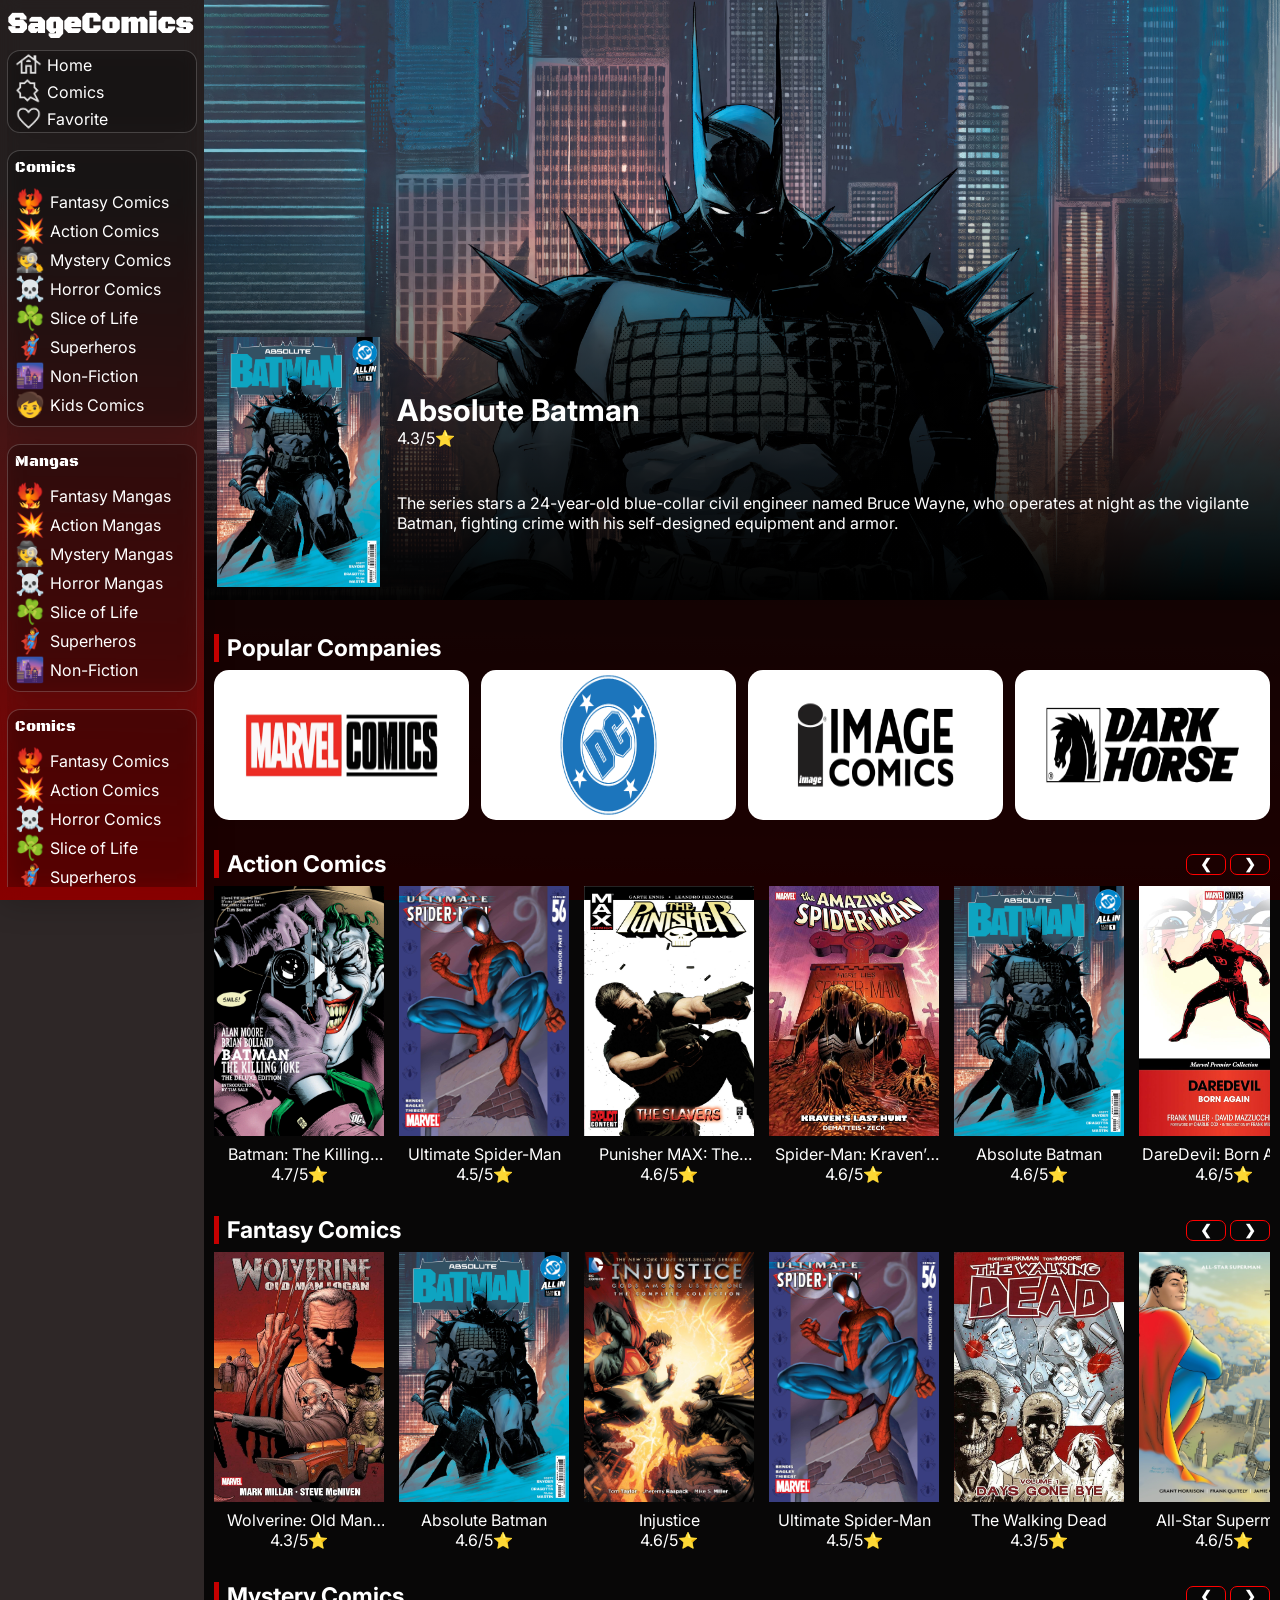
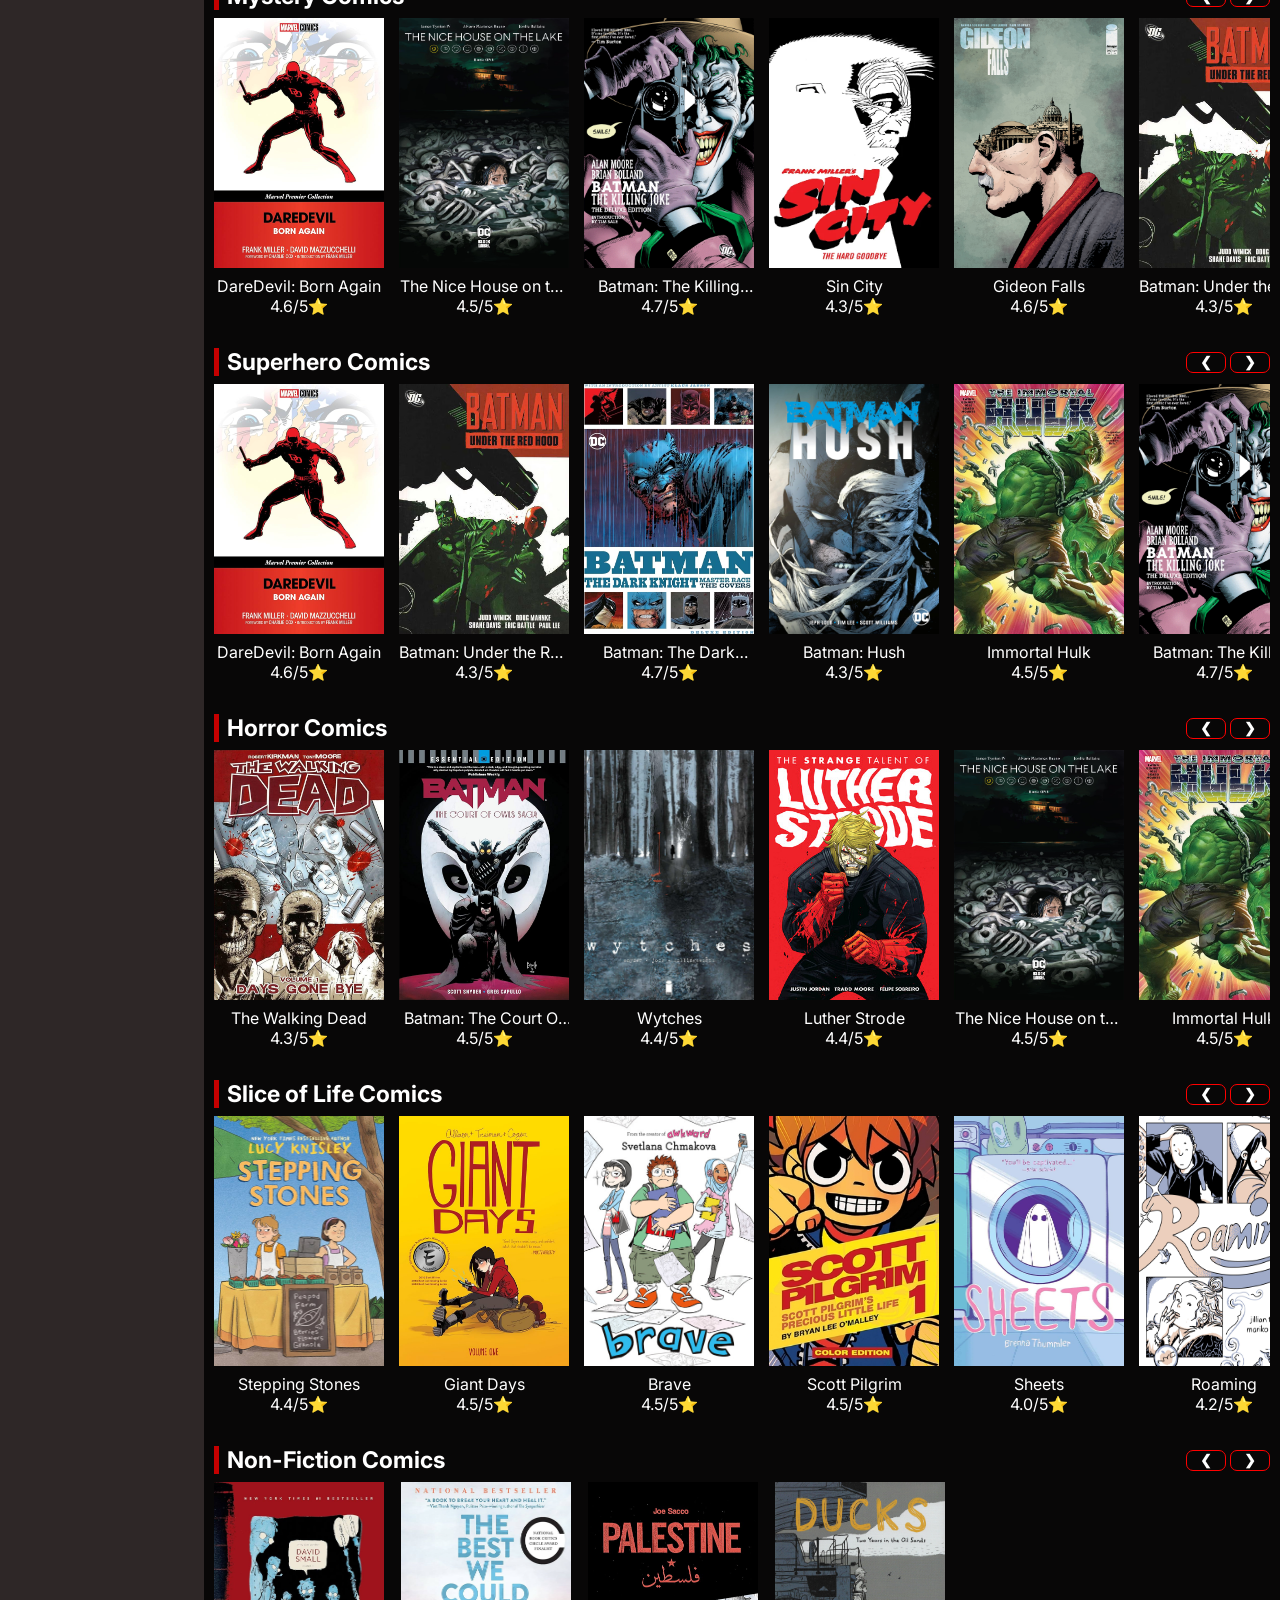
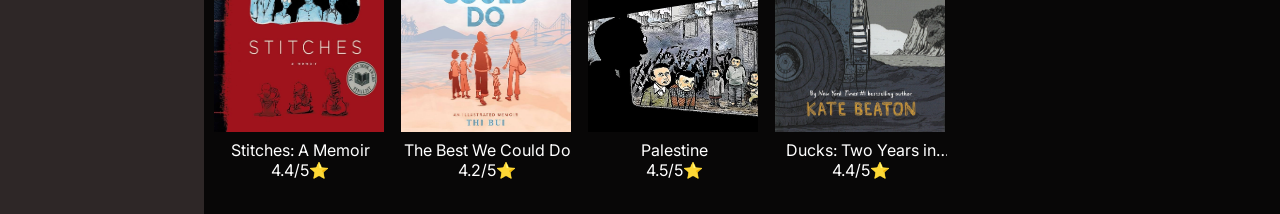
<file: index.html>
<!DOCTYPE html>
<html lang="en">
<head>
    <meta charset="UTF-8">
    <meta name="viewport" content="width=device-width, initial-scale=1.0">
    <link rel="preconnect" href="https://fonts.googleapis.com">
    <link rel="preconnect" href="https://fonts.gstatic.com" crossorigin>
    <link href="https://fonts.googleapis.com/css2?family=Black+Ops+One&family=Inter:ital,opsz,wght@0,14..32,100..900;1,14..32,100..900&family=Noto+Kufi+Arabic:wght@100..900&family=Noto+Sans+Arabic:wght@100..900&family=Roboto:ital,wght@0,100..900;1,100..900&display=swap" rel="stylesheet">
    <link rel="stylesheet" href="https://cdn.jsdelivr.net/npm/swiper@11/swiper-bundle.min.css" />
    <link rel="stylesheet" href="style.css">
    <title>Sage Comics</title>
</head>
<body>
    <header>
        <a href="index.html"><h1 class="logo">SageComics</h1></a>
       
        <img class="sidebar-button" src="Photos/icons/side-bar.png" draggable="false">
    </header>

    <div class="sidebar-small-screens">
            <button class="ss-sidebar-back-button">❮</button>

            <div class="ss-sidebar-main-navs">
                <a href="index.html"><div class="nav">
                    <img src="Photos/icons/home-icon.png" draggable="false">
                    <p>Home</p>
                </div></a>
                <div class="nav">
                    <img src="Photos/icons/comic-icon.png" draggable="false">
                    <p>Comics</p>
                </div>
                <a href="favorites.html"><div class="nav">
                    <img src="Photos/icons/favorite-icon.png" draggable="false">
                    <p>Favorite</p>
                </div></a>
            </div>

            <div class="navs">
                <p class="nav-title">Comics</p>
                <div class="navs-wrapper">
                    <a href="#fantasyComicsCat"><div class="nav">
                        <p class="nav-emoji">🐦‍🔥</p>
                        <p>Fantasy Comics</p>
                    </div></a>
                    <a href="#actionComicsCat"><div class="nav">
                        <p class="nav-emoji">💥</p>
                        <p>Action Comics</p>
                    </div></a>
                    <a href="#mysteryComicsCat"><div class="nav">
                        <p class="nav-emoji">🕵️</p>
                        <p>Mystery Comics</p>
                    </div></a>
                    <a href="#horrorComicsCat"><div class="nav">
                        <p class="nav-emoji">☠️</p>
                        <p>Horror Comics</p>
                    </div></a>
                    <a href="#solCat"><div class="nav">
                        <p class="nav-emoji">☘️</p>
                        <p>Slice of Life</p>
                    </div></a>
                    <a href="#superheroCat"><div class="nav">
                        <p class="nav-emoji">🦸‍♂️</p>
                        <p>Superheros</p>
                    </div></a>
                    <a href="#nonFictionComicsCat"><div class="nav">
                        <p class="nav-emoji">🌆</p>
                        <p>Non-Fiction</p>
                    </div></a>
                    <a href=""><div class="nav">
                        <p class="nav-emoji">🧒</p>
                        <p>Kids Comics</p>
                    </div></a>
                </div>
            </div>
    </div>
    
    <div class="overlay"></div>

    <main>
    <div class="side-bar">
        <h1 class="logo">SageComics</h1>
        
        <div class="navs-container">
            <div class="main-navs">
                <a href="index.html"><div class="nav">
                    <img src="Photos/icons/home-icon.png" draggable="false">
                    <p>Home</p>
                </div></a>
                <div class="nav">
                    <img src="Photos/icons/comic-icon.png" draggable="false">
                    <p>Comics</p>
                </div>
                <a href="favorites.html"><div class="nav">
                    <img src="Photos/icons/favorite-icon.png" draggable="false">
                    <p>Favorite</p>
                </div></a>
            </div>

            <div class="navs">
                <p class="nav-title">Comics</p>
                <div class="navs-wrapper">
                    <a href="#fantasyComicsCat"><div class="nav">
                        <p class="nav-emoji">🐦‍🔥</p>
                        <p>Fantasy Comics</p>
                    </div></a>
                    <a href="#actionComicsCat"><div class="nav">
                        <p class="nav-emoji">💥</p>
                        <p>Action Comics</p>
                    </div></a>
                    <a href="#mysteryComicsCat"><div class="nav">
                        <p class="nav-emoji">🕵️</p>
                        <p>Mystery Comics</p>
                    </div></a>
                    <a href="#horrorComicsCat"><div class="nav">
                        <p class="nav-emoji">☠️</p>
                        <p>Horror Comics</p>
                    </div></a>
                    <a href="#solCat"><div class="nav">
                        <p class="nav-emoji">☘️</p>
                        <p>Slice of Life</p>
                    </div></a>
                    <a href="#superheroCat"><div class="nav">
                        <p class="nav-emoji">🦸‍♂️</p>
                        <p>Superheros</p>
                    </div></a>
                    <a href="#nonFictionComicsCat"><div class="nav">
                        <p class="nav-emoji">🌆</p>
                        <p>Non-Fiction</p>
                    </div></a>
                    <a href=""><div class="nav">
                        <p class="nav-emoji">🧒</p>
                        <p>Kids Comics</p>
                    </div></a>
                </div>
            </div>

            <div class="navs">
                <p class="nav-title">Mangas</p>
                <div class="navs-wrapper">
                    <div class="nav">
                        <p class="nav-emoji">🐦‍🔥</p>
                        <p>Fantasy Mangas</p>
                    </div>
                    <div class="nav">
                        <p class="nav-emoji">💥</p>
                        <p>Action Mangas</p>
                    </div>
                    <div class="nav">
                        <p class="nav-emoji">🕵️</p>
                        <p>Mystery Mangas</p>
                    </div>
                    <div class="nav">
                        <p class="nav-emoji">☠️</p>
                        <p>Horror Mangas</p>
                    </div>
                    <div class="nav">
                        <p class="nav-emoji">☘️</p>
                        <p>Slice of Life</p>
                    </div>
                    <div class="nav">
                        <p class="nav-emoji">🦸‍♂️</p>
                        <p>Superheros</p>
                    </div>
                    <div class="nav">
                        <p class="nav-emoji">🌆</p>
                        <p>Non-Fiction</p>
                    </div>
                </div>
            </div>

            <div class="navs">
                <p class="nav-title">Comics</p>
                <div class="navs-wrapper">
                    <div class="nav">
                        <p class="nav-emoji">🐦‍🔥</p>
                        <p>Fantasy Comics</p>
                    </div>
                    <div class="nav">
                        <p class="nav-emoji">💥</p>
                        <p>Action Comics</p>
                    </div>
                    <div class="nav">
                        <p class="nav-emoji">☠️</p>
                        <p>Horror Comics</p>
                    </div>
                    <div class="nav">
                        <p class="nav-emoji">☘️</p>
                        <p>Slice of Life</p>
                    </div>
                    <div class="nav">
                        <p class="nav-emoji">🦸‍♂️</p>
                        <p>Superheros</p>
                    </div>
                    <div class="nav">
                        <p class="nav-emoji">🌆</p>
                        <p>Non-Fiction</p>
                    </div>
                </div>
            </div>

        </div>

    </div>

    <div class="main-page">
        <!--Hero-->
        <div class="hero-comics swiper">

            <div class="swiper-wrapper">
                <div class="hero-comic hc-bg1 swiper-slide">
                <div class="hc-gradient"></div>

                <div class="hc-info-container">
                    <img class="hc-img" src="Photos/comic-covers/absolute-batman.avif" alt="">
                    <div class="hc-info">
                        <div class="hc-title-rating">
                            <p class="hc-title">Absolute Batman</p>
                            <p class="hc-rating">4.3/5⭐</p>
                        </div>

                    <p class="hc-description">
                        The series stars a 24-year-old blue-collar civil engineer named Bruce Wayne,
                        who operates at night as the vigilante Batman,
                        fighting crime with his self-designed equipment and armor.
                    </p>
                </div>
            </div>
            </div>

            <div class="hero-comic hc-bg2 swiper-slide">
            <div class="hc-gradient"></div>

            <div class="hc-info-container">
                <img class="hc-img" src="Photos/comic-covers/injustice.jpg" alt="">
                <div class="hc-info">
                    <div class="hc-title-rating">
                        <p class="hc-title">Injustice</p>
                        <p class="hc-rating">4.6/5⭐</p>
                    </div>

                    <p class="hc-description">After the Joker tricks him first into killing both Lois Lane and his unborn child
                        and then destroying Metropolis with a nuclear bomb,
                        Superman kills the Joker, becomes a tyrant, 
                        and establishes a new world order named the Regime, 
                        while Batman forms an Insurgency against him.
                    </p>
                </div>
            </div>
            </div>

            <div class="hero-comic hc-bg3 swiper-slide">
            <div class="hc-gradient"></div>

            <div class="hc-info-container">
                <img class="hc-img" src="Photos/comic-covers/invincible.webp" alt="">
                <div class="hc-info">
                    <div class="hc-title-rating">
                        <p class="hc-title">Invincible</p>
                        <p class="hc-rating">4.4/5⭐</p>
                    </div>

                    <p class="hc-description">Follows the coming-of-age journey of <strong>Mark Grayson,</strong> a seemingly ordinary teenager whose father, <strong>Nolan Grayson (Omni-Man)</strong>, is Earth's most powerful superhero. At age 17, Mark begins to develop his own superhuman abilities — flight, super strength, super speed, stamina, and incredible durability — and takes the moniker <strong>"Invincible."</strong> But what begins as a classic teenage superhero fantasy quickly shatters into something far darker. Mark soon discovers that his father is not a benevolent alien guardian but a member of the <strong>Viltrumite Empire</strong>, a brutal, spacefaring race of conquerors who believe in manifest destiny across the cosmos. When Omni-Man reveals his true mission — to soften Earth for Viltrumite takeover — Mark is forced to confront the horrifying legacy he has inherited, setting off a sprawling, decade-spanning saga of betrayal, war, loss, growth, and ultimately redemption.</p>
                </div>
            </div>
            </div>

            <div class="hero-comic hc-bg4 swiper-slide">
            <div class="hc-gradient"></div>

            <div class="hc-info-container">
                <img class="hc-img" src="Photos/comic-covers/batman-the-dark-knight.jpg" alt="">
                <div class="hc-info">
                    <div class="hc-title-rating">
                        <p class="hc-title">Batman: The Dark Knight Returns</p>
                        <p class="hc-rating">4.7/5⭐</p>
                    </div>

                    <p class="hc-description">Set in a dystopian near-future, the story presents a Gotham City that has sunk into decadence and lawlessness in the ten years since a 55-year-old Bruce Wayne retired from his war on crime. Driven by an insatiable, obsessive need to fight injustice, the aging and weary Wayne dons the cape and cowl once more, returning to the streets in a blaze of fury against a new generation of criminals.</p>
                </div>
            </div>
            </div>

            <div class="hero-comic hc-bg5 swiper-slide">
            <div class="hc-gradient"></div>

            <div class="hc-info-container">
                <img class="hc-img" src="Photos/comic-covers/batman-killing-joke.avif" alt="">
                <div class="hc-info">
                    <div class="hc-title-rating">
                        <p class="hc-title">Batman: The Killing Joke</p>
                        <p class="hc-rating">4.7/5⭐</p>
                    </div>

                    <p class="hc-description">The story provides a definitive, tragic origin for the Joker, depicted as a failed stand-up comedian and struggling family man who, after suffering "one bad day," is driven irrevocably insane. This origin is intercut with a present-day narrative in which the Joker escapes Arkham Asylum and launches a sadistic campaign to prove a philosophical point: that any man, under sufficient pressure, can be driven as mad as he is. His target is <strong>Commissioner James Gordon</strong>, Gotham's incorruptible moral center. To break Gordon, the Joker commits a horrific act that reverberates through comics history: he shoots Gordon's daughter, <strong>Barbara</strong> (Batgirl), in the spine, paralyzing her from the waist down, and then strips her, photographs her nude body, and forces her father to view the images.</p>
                </div>
            </div>
            </div>

            <div class="hero-comic hc-bg6 swiper-slide">
            <div class="hc-gradient"></div>

            <div class="hc-info-container">
                <img class="hc-img" src="Photos/comic-covers/ultimate-spiderman.jpg" alt="">
                <div class="hc-info">
                    <div class="hc-title-rating">
                        <p class="hc-title">Ultimate Spider-Man</p>
                        <p class="hc-rating">4.5/5⭐</p>
                    </div>

                    <p class="hc-description">The series stars a 24-year-old blue-collar civil engineer named Bruce Wayne, who operates at night as the vigilante Batman, fighting crime with his self-designed equipment and armor. </p>
                </div>
            </div>
            </div>

            <div class="hero-comic hc-bg7 swiper-slide">
            <div class="hc-gradient"></div>
            <div class="hc-info-container">
                <img class="hc-img" src="Photos/comic-covers/daredevil-born-again.jpg" alt="">
                <div class="hc-info">
                    <div class="hc-title-rating">
                        <p class="hc-title">DareDevil: Born Again</p>
                        <p class="hc-rating">4.6/5⭐</p>
                    </div>

                    <p class="hc-description">Explores the catastrophic destruction of Matt Murdock's personal and professional life and his subsequent, painstaking journey to redemption and rebirth.</p>
                </div>
            </div>
            </div>

            <div class="hero-comic hc-bg8 swiper-slide">
            <div class="hc-gradient"></div>
            <div class="hc-info-container">
                <img class="hc-img" src="Photos/comic-covers/batman-court-of-owls.jpg" alt="">
                <div class="hc-info">
                    <div class="hc-title-rating">
                        <p class="hc-title">Batman: The Court Of Owls</p>
                        <p class="hc-rating">4.5/5⭐</p>
                    </div>

                    <p class="hc-description">a chilling new addition to Batman's rogues' gallery: a secret, centuries-old cabal of Gotham City's wealthiest and most influential families who have manipulated the city's history from the shadows. Long dismissed by Bruce Wayne as a mere nursery rhyme told to frighten children, the Court proves to be terrifyingly real when its undead assassins, the Talons, begin to target him.</p>
                </div>
            </div>
            </div>

            <div class="hero-comic hc-bg9 swiper-slide">
            <div class="hc-gradient"></div>
            <div class="hc-info-container">
                <img class="hc-img" src="Photos/comic-covers/absolute-superman.avif" alt="">
                <div class="hc-info">
                    <div class="hc-title-rating">
                        <p class="hc-title">Absolute Superman</p>
                        <p class="hc-rating">4.2/5⭐</p>
                    </div>

                    <p class="hc-description">
                        a gritty, radical reinvention of the Man of Steel. 
                        Stripped of his idyllic Kansas upbringing, 
                        Kal-El grows up as an angry, persecuted immigrant. 
                        He dons advanced Kryptonian living armor and wages a relentless war to 
                        protect society's most oppressed and exploited individuals.</p>
                </div>
            </div>
            </div>

        </div>
        </div>

        <!--Popular Companies-->
        <div class="comics">

            <div class="popular-companies-container">
                <p class="title">Popular Companies</p>
                <div class="popular-companies">
                    <div class="pc-company" title="Marvel Comics">
                        <img src="Photos/logos/marvel-comics.webp" draggable="false">
                    </div>
                    <div class="pc-company" title="DC Comics">
                        <img src="Photos/logos/dc-comics.png" draggable="false">
                    </div>
                    <div class="pc-company" title="Image Comics">
                        <img src="Photos/logos/image-comics.webp" draggable="false">
                    </div>
                    <div class="pc-company" title="Dark Horse Comics">
                        <img src="Photos/logos/dark-horse-comics.webp" draggable="false">
                    </div>
                </div>
            </div>

            <!--Comics Categories-->
            <div class="comics-categories">

                <div class="comic-category" id="actionComicsCat">
                    <div class="cc-title-next-prev">
                        <p class="title">Action Comics</p>
                        <div class="next-prev">
                            <button class="nav-button navPrevBtn" id="">❮</button>
                            <button class="nav-button navNextBtn" id="">❯</button>
                        </div>
                    </div>

                    <div class="comics-container" id="actionComics"></div>

                </div>

                    <div class="comic-category" id="fantasyComicsCat">
                        <div class="cc-title-next-prev">
                            <p class="title">Fantasy Comics</p>
                            <div class="next-prev">
                                <button class="nav-button navPrevBtn" id="">❮</button>
                                <button class="nav-button navNextBtn" id="">❯</button>
                            </div>
                        </div>

                        <div class="comics-container" id="fantasyComics"></div>

                    </div>

                    <div class="comic-category" id="mysteryComicsCat">
                        <div class="cc-title-next-prev">
                            <p class="title">Mystery Comics</p>
                            <div class="next-prev">
                                <button class="nav-button navPrevBtn" id="">❮</button>
                                <button class="nav-button navNextBtn" id="">❯</button>
                            </div>
                        </div>

                        <div class="comics-container" id="mysteryComics"></div>

                    </div>

                    <div class="comic-category" id="superheroCat">
                        <div class="cc-title-next-prev">
                            <p class="title">Superhero Comics</p>
                            <div class="next-prev">
                                <button class="nav-button navPrevBtn" id="">❮</button>
                                <button class="nav-button navNextBtn" id="">❯</button>
                            </div>
                        </div>

                        <div class="comics-container" id="superhero"></div>

                    </div>

                    <div class="comic-category" id="horrorComicsCat">
                        <div class="cc-title-next-prev">
                            <p class="title">Horror Comics</p>
                            <div class="next-prev">
                                <button class="nav-button navPrevBtn" id="">❮</button>
                                <button class="nav-button navNextBtn" id="">❯</button>
                            </div>
                        </div>

                        <div class="comics-container" id="horrorComics"></div>

                    </div>

                    <div class="comic-category" id="solCat">
                        <div class="cc-title-next-prev">
                            <p class="title">Slice of Life Comics</p>
                            <div class="next-prev">
                                <button class="nav-button navPrevBtn" id="">❮</button>
                                <button class="nav-button navNextBtn" id="">❯</button>
                            </div>
                        </div>

                        <div class="comics-container" id="sliceOfLifeComics"></div>

                    </div>

                    <div class="comic-category" id="nonFictionComicsCat">
                        <div class="cc-title-next-prev">
                            <p class="title">Non-Fiction Comics</p>
                            <div class="next-prev">
                                <button class="nav-button navPrevBtn" id="">❮</button>
                                <button class="nav-button navNextBtn" id="">❯</button>
                            </div>
                        </div>

                        <div class="comics-container" id="nonFictionComics"></div>

                    </div>

            </div>

        </div>

    </div>

    </main>

    <script src="https://cdn.jsdelivr.net/npm/swiper@11/swiper-bundle.min.js"></script>
    <script src="scripts/slides.js"></script>
    <script src="scripts/ss-sidebar.js"></script>
    <script src="scripts/nav-buttons.js"></script>
    <script src="scripts/script.js"></script>
</body>
</html>
</file>
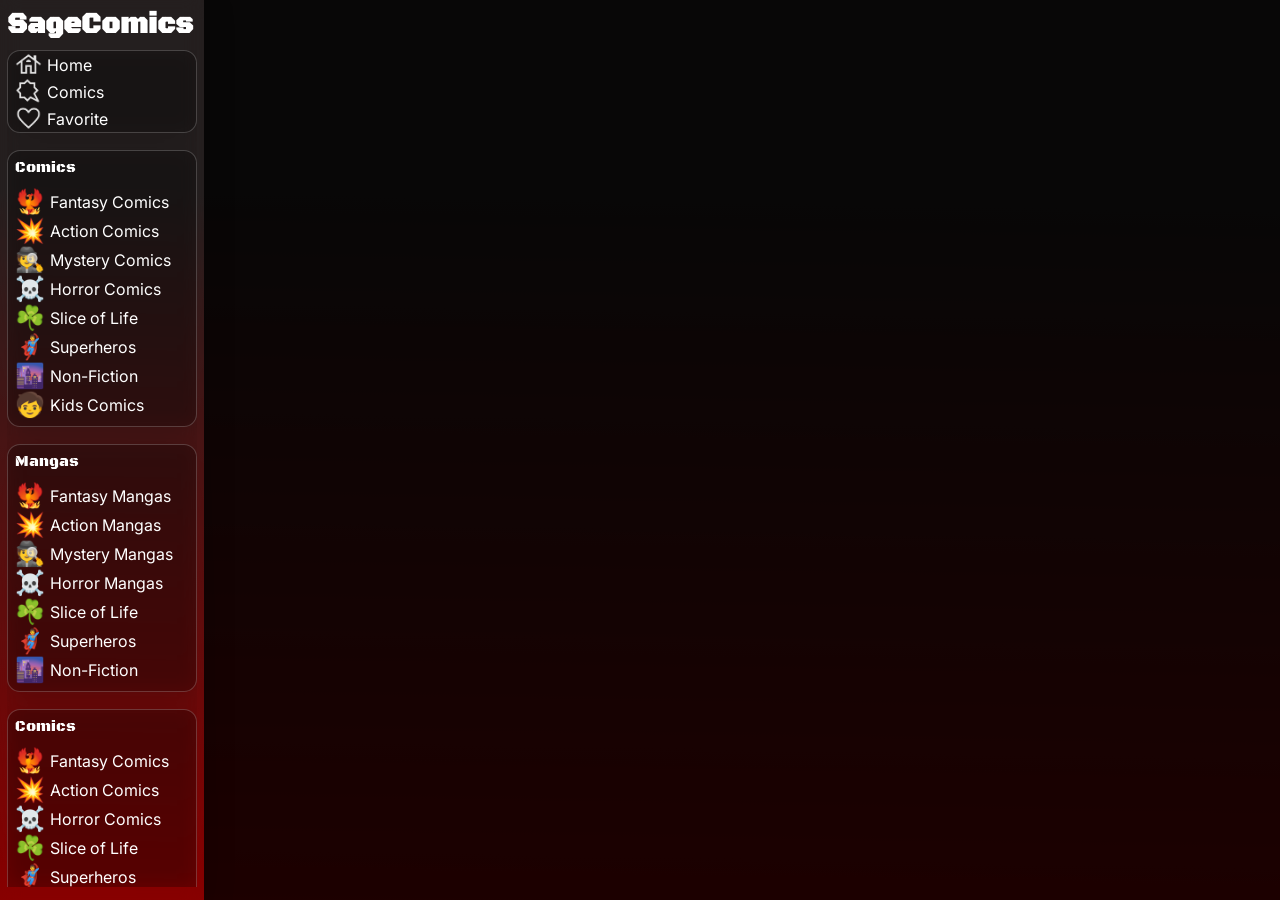
<file: favorites.html>
<!DOCTYPE html>
<html lang="en">
<head>
    <meta charset="UTF-8">
    <meta name="viewport" content="width=device-width, initial-scale=1.0">
    <link rel="preconnect" href="https://fonts.googleapis.com">
    <link rel="preconnect" href="https://fonts.gstatic.com" crossorigin>
    <link href="https://fonts.googleapis.com/css2?family=Black+Ops+One&family=Inter:ital,opsz,wght@0,14..32,100..900;1,14..32,100..900&family=Noto+Kufi+Arabic:wght@100..900&family=Noto+Sans+Arabic:wght@100..900&family=Roboto:ital,wght@0,100..900;1,100..900&display=swap" rel="stylesheet">
    <link rel="stylesheet" href="https://cdn.jsdelivr.net/npm/swiper@11/swiper-bundle.min.css" />
    <link rel="stylesheet" href="style.css">
    <title>Sage Comics</title>
</head>
<body>
    <header>
        <a href="index.html"><h1 class="logo">SageComics</h1></a>

       
        <img class="sidebar-button" src="Photos/icons/side-bar.png" draggable="false">
    </header>
    
    <div class="sidebar-small-screens">
            <button class="ss-sidebar-back-button">❮</button>

            <div class="ss-sidebar-main-navs">
                <a href="index.html"><div class="nav">
                    <img src="Photos/icons/home-icon.png" draggable="false">
                    <p>Home</p>
                </div></a>
                <div class="nav">
                    <img src="Photos/icons/comic-icon.png" draggable="false">
                    <p>Comics</p>
                </div>
                <a href="favorites.html"><div class="nav">
                    <img src="Photos/icons/favorite-icon.png" draggable="false">
                    <p>Favorite</p>
                </div></a>
            </div>

            <div class="navs">
                <p class="nav-title">Comics</p>
                <div class="navs-wrapper">
                    <a href="#fantasyComicsCat"><div class="nav">
                        <p class="nav-emoji">🐦‍🔥</p>
                        <p>Fantasy Comics</p>
                    </div></a>
                    <a href="#actionComicsCat"><div class="nav">
                        <p class="nav-emoji">💥</p>
                        <p>Action Comics</p>
                    </div></a>
                    <a href="#mysteryComicsCat"><div class="nav">
                        <p class="nav-emoji">🕵️</p>
                        <p>Mystery Comics</p>
                    </div></a>
                    <a href="#horrorComicsCat"><div class="nav">
                        <p class="nav-emoji">☠️</p>
                        <p>Horror Comics</p>
                    </div></a>
                    <a href="#solCat"><div class="nav">
                        <p class="nav-emoji">☘️</p>
                        <p>Slice of Life</p>
                    </div></a>
                    <a href="#superheroCat"><div class="nav">
                        <p class="nav-emoji">🦸‍♂️</p>
                        <p>Superheros</p>
                    </div></a>
                    <a href="#nonFictionComicsCat"><div class="nav">
                        <p class="nav-emoji">🌆</p>
                        <p>Non-Fiction</p>
                    </div></a>
                    <a href=""><div class="nav">
                        <p class="nav-emoji">🧒</p>
                        <p>Kids Comics</p>
                    </div></a>
                </div>
            </div>
    </div>


    <div class="overlay"></div>

    <main>
    <div class="side-bar">
        <h1 class="logo">SageComics</h1>
        
        <div class="navs-container">
            <div class="main-navs">
                <a href="index.html"><div class="nav">
                    <img src="Photos/icons/home-icon.png" draggable="false">
                    <p>Home</p>
                </div></a>
                <div class="nav">
                    <img src="Photos/icons/comic-icon.png" draggable="false">
                    <p>Comics</p>
                </div>
                <a href="favorites.html"><div class="nav">
                    <img src="Photos/icons/favorite-icon.png" draggable="false">
                    <p>Favorite</p>
                </div></a>
            </div>

            <div class="navs">
                <p class="nav-title">Comics</p>
                <div class="navs-wrapper">
                    <a href="#fantasyComicsCat"><div class="nav">
                        <p class="nav-emoji">🐦‍🔥</p>
                        <p>Fantasy Comics</p>
                    </div></a>
                    <a href="#actionComicsCat"><div class="nav">
                        <p class="nav-emoji">💥</p>
                        <p>Action Comics</p>
                    </div></a>
                    <a href="#mysteryComicsCat"><div class="nav">
                        <p class="nav-emoji">🕵️</p>
                        <p>Mystery Comics</p>
                    </div></a>
                    <a href="#horrorComicsCat"><div class="nav">
                        <p class="nav-emoji">☠️</p>
                        <p>Horror Comics</p>
                    </div></a>
                    <a href="#solCat"><div class="nav">
                        <p class="nav-emoji">☘️</p>
                        <p>Slice of Life</p>
                    </div></a>
                    <a href="#superheroCat"><div class="nav">
                        <p class="nav-emoji">🦸‍♂️</p>
                        <p>Superheros</p>
                    </div></a>
                    <a href="#nonFictionComicsCat"><div class="nav">
                        <p class="nav-emoji">🌆</p>
                        <p>Non-Fiction</p>
                    </div></a>
                    <a href=""><div class="nav">
                        <p class="nav-emoji">🧒</p>
                        <p>Kids Comics</p>
                    </div></a>
                </div>
            </div>

            <div class="navs">
                <p class="nav-title">Mangas</p>
                <div class="navs-wrapper">
                    <div class="nav">
                        <p class="nav-emoji">🐦‍🔥</p>
                        <p>Fantasy Mangas</p>
                    </div>
                    <div class="nav">
                        <p class="nav-emoji">💥</p>
                        <p>Action Mangas</p>
                    </div>
                    <div class="nav">
                        <p class="nav-emoji">🕵️</p>
                        <p>Mystery Mangas</p>
                    </div>
                    <div class="nav">
                        <p class="nav-emoji">☠️</p>
                        <p>Horror Mangas</p>
                    </div>
                    <div class="nav">
                        <p class="nav-emoji">☘️</p>
                        <p>Slice of Life</p>
                    </div>
                    <div class="nav">
                        <p class="nav-emoji">🦸‍♂️</p>
                        <p>Superheros</p>
                    </div>
                    <div class="nav">
                        <p class="nav-emoji">🌆</p>
                        <p>Non-Fiction</p>
                    </div>
                </div>
            </div>

            <div class="navs">
                <p class="nav-title">Comics</p>
                <div class="navs-wrapper">
                    <div class="nav">
                        <p class="nav-emoji">🐦‍🔥</p>
                        <p>Fantasy Comics</p>
                    </div>
                    <div class="nav">
                        <p class="nav-emoji">💥</p>
                        <p>Action Comics</p>
                    </div>
                    <div class="nav">
                        <p class="nav-emoji">☠️</p>
                        <p>Horror Comics</p>
                    </div>
                    <div class="nav">
                        <p class="nav-emoji">☘️</p>
                        <p>Slice of Life</p>
                    </div>
                    <div class="nav">
                        <p class="nav-emoji">🦸‍♂️</p>
                        <p>Superheros</p>
                    </div>
                    <div class="nav">
                        <p class="nav-emoji">🌆</p>
                        <p>Non-Fiction</p>
                    </div>
                </div>
            </div>

        </div>

    </div>

    <div class="main-page favorites-page">
        
        <div class="comics favorites"></div>

    </div>

    </main>

    <script src="scripts/ss-sidebar.js"></script>
    <script src="scripts/script.js"></script>
</body>
</html>
</file>
<file: style.css>
* {
    margin: 0;
    padding: 0;
    box-sizing: border-box;
    font-family: "Inter", sans-serif;
    color: white;
    scroll-behavior: smooth;
}

html { background: rgba(46, 39, 39, 1); }
body {
    background: linear-gradient(181deg,rgba(46, 39, 39, 1) 23%, rgb(171, 0, 0) 100%);
    background-attachment: fixed;
    background-size: cover;
    z-index: -1;
    
}

/* HEADER */
header {
    width: 100%;
    height: 50px;
    background-color: rgba(0, 0, 0, 0.4);
    box-shadow: 0 4px 30px rgba(0, 0, 0, 0.2);
    backdrop-filter: blur(10px);
    -webkit-backdrop-filter: blur(10px);
    padding: 5px 10px;
    display: none;
    justify-content: space-between;
    align-items: center;
    position: sticky;
    top: 0;
    z-index: 6;

}

.logo {
    color: white;
    font-family: "Black Ops One", system-ui;
    font-size: 28px;
    cursor: pointer;
}

header img {
    width: 40px;
}

ol {
    display: flex;
    gap: 12px;
    margin-right: 10px;
}

a {
    text-decoration: none;
    color: white;
    transition: all 0.2s ease;
    cursor: pointer;
}
a:hover {
    color: rgb(255, 0, 0)
}

main {
    margin: auto;
    display: flex;
    justify-content: space-between;
    align-items: flex-start;
    width: 100%;
}


/* Side Bar for big screens */
.side-bar {
    width: 204px;
    height: 100vh;
    background-color: rgba(0, 0, 0, 0.2);
    background-repeat: no-repeat;
    background-size: cover;
    box-shadow: 0 4px 30px rgba(0, 0, 0, 0.2);
    backdrop-filter: blur(10px);
    -webkit-backdrop-filter: blur(10px);
    position: sticky;
    top: 0;
    padding: 7px;
    display: flex;
    flex-direction: column;
    gap: 8px;
}

.navs-container,
.nav-wrapper {
    display: flex;
    flex-direction: column;
    gap: 17px;
    overflow-y: auto;
    height: 93vh;
}
.navs-container::-webkit-scrollbar,
.comic-show::-webkit-scrollbar {
    background: rgba(0, 0, 0, 0.2);
    width: 7px;
    gap: 3px;
}
.navs-container::-webkit-scrollbar-thumb,
.comic-show::-webkit-scrollbar-thumb {
    background-color: rgba(255, 255, 255, 0.2);
    border-radius: 10px;
}

.nav-wrapper {
    height: auto;
}

.main-navs,
.ss-sidebar-main-navs,
.navs {
    background-color: rgba(0, 0, 0, 0.2);
    backdrop-filter: blur(10px);
    -webkit-backdrop-filter: blur(10px);
    border: 1px solid rgba(255, 255, 255, 0.2);
    border-radius: 13px;
    box-shadow: 0 4px 30px rgba(0, 0, 0, 0.2);
    height: 120px;
    display: flex;
    flex-direction: column;
    justify-content: space-around;
    padding: 0 7px;
}
.navs {
    padding: 7px;
    width: 100%;
    height: auto;
    display: flex;
    flex-direction: column;
    gap: 10px;
}
.nav {
    display: flex;
    align-items: center;
    gap: 5px;
    cursor: pointer;
    border-radius: 7px;
    transition: all 0.2s ease;
}
.nav:hover {
    background-color: rgba(102, 102, 102, 0.5);
}
.nav:active {
    background-color: rgba(102, 102, 102, 0.8);
}

.nav img {
    width: 27px;
}

.nav-title {
    font-family: "Black Ops One", system-ui;
    font-size: 15px;
}

.nav-emoji {
    font-size: 24px;
}

.main-page {
    width: 100%;
    flex: 1;
    overflow: auto;
}

/* Side Bar for Small Screens */
.sidebar-small-screens {
    display: flex;
    flex-direction: column;
    padding: 10px;
    background-color: rgba(0, 0, 0, 0.6);
    position: fixed;
    top: 0;
    right: -250px;
    width: 250px;
    height: 100%;
    transition: 0.2s;
    z-index: 15;
    overflow: auto;
    display: flex;
    flex-direction: column;
    align-items: center;
    gap: 15px;
}

.sidebar-small-screens.active {
    right: 0;    
}

.ss-sidebar-back-button {
    width: 40px;
    height: 22px;
    font-weight: bold;
    text-align: center;
    align-items: center;
    background-color: transparent;
    border: 2px solid red;
    border-radius: 7px;
    color: white;
    margin-right: auto;
    padding-bottom: 1.5px;
}

.ss-sidebar-main-navs {
    width: 100%;
}

/* Hero */
.swiper {
    width: 100%;
}
.swiper-slide {
   box-shadow: none
}
.hero-comics {
    /*width: 1320px; */
    width: 100%;
    height: auto;
    margin: auto;
    align-items: center;
    overflow-y: auto;
}

.swiper-wrapper {
    width: 800px;
    max-width: 100%;
}

.hero-comic {
    width: 100%;
    height: 600px;
    background-position: center;
    background-size: cover;
    position: relative;
    display: flex;
    justify-content: flex-end;
    flex-direction: column;
}



.hc-bg1 {background-image: url("Photos/hero-images/absolute-batman-4k-wallpaper-uhdpaper.com-588@2@b.jpg");}
.hc-bg2 {background-image: url("Photos/hero-images/HD-wallpaper-superman-batman-injustice-comic.jpg");}
.hc-bg3 {background-image: url("Photos/hero-images/invincible.jpg");}
.hc-bg4 {background-image: url("Photos/hero-images/the-dark-knight.png");}
.hc-bg5 {background-image: url("Photos/hero-images/batman-the-killing-joke.jpg");}
.hc-bg6 {background-image: url("Photos/hero-images/ultimate-spiderman.jpg"); background-position: top;}
.hc-bg7 {background-image: url("Photos/hero-images/daredevil-ba.avif");}
.hc-bg8 {background-image: url("Photos/hero-images/batman-tcoo.webp");}
.hc-bg9 {background-image: url("Photos/hero-images/absolute-superman.jpg");}

.hc-gradient {
    width: 100%;
    height: 70%;
    background: linear-gradient(
        to top,
        rgba(0, 0, 0, 0.98),
        rgba(0, 0, 0, 0.7) 35%,
        transparent
    );
    position: absolute;
    bottom: 0;
    left: 0;
    right: 0;
}

.hc-info-container {
    z-index: 2;
    padding: 13px;
    transition: all 0.2s ease;
    display: flex;
    align-items: center;
    gap: 17px;
    cursor: pointer;
}
.hc-info-container:hover {
    transform: translateY(-10px)
}
.hc-img,
.comic img {
    width: 170px;
    height: 250px;
    object-fit: fill;
}

.hc-info {
    display: flex;
    flex-direction: column;
    
    gap: 45px;
}

.hc-title {
    font-size: 30px;
    font-weight: 700;
}
.hc-rating {
    margin-bottom: auto;
}

.hc-description {
    display: -webkit-box;
    -webkit-line-clamp: 2;
    -webkit-box-orient: vertical;
    overflow: hidden;
}

.comics {
    background: rgba(0, 0, 0, 0.83);
    padding: 34px 10px;
    display: flex;
    flex-direction: column;
    gap: 30px;
    min-height: 100vh;
}

/* Popular Companies */
.popular-companies-container,
.comic-category {
    display: flex;
    flex-direction: column;
    gap: 8px;
    height: auto;
    position: relative;
}

.title {
    font-size: 23px;
    font-weight: bold;
    border-left: 5px solid rgb(197, 0, 0);
    padding: 0 0 0 8px;
}

.popular-companies {
    display: flex;
    gap: 12px;
}

.pc-company {
    width: 300px;
    height: 150px;
    background-color: white;
    border-radius: 15px;
    overflow: hidden;
    transition: all 0.2s ease;
    cursor: pointer;
    position: relative;
}
.pc-company:hover {
    transform: scale(1.02);
}

.pc-company img {
    width: 100%;
    height: 100%;
    object-fit: fill;
}


/*Comics Categories*/
.comics-categories {
    display: flex;
    flex-direction: column;
    gap: 32px;
    position: relative;
}

.comics-container {
    display: flex;
    gap: 15px;
    overflow-x: hidden;
    scroll-behavior: smooth;
    overflow: hidden;
    z-index: 0;
}

.cc-title-next-prev {
    display: flex;
    justify-content: space-between;
    align-items: center;
    overflow: auto;
}

.nav-button,
.cs-nav-button {
    width: 40px;
    font-size: 14px;
    font-weight: bold;
    border: 1px solid red;
    border-radius: 7px;
    background: transparent;
    cursor: pointer;
    padding-bottom: 1.5px;
}

.comic {
    display: flex;
    flex-direction: column;
    gap: 8px;
    width: 172px;
    text-align: center;
    cursor: pointer;
    position: relative;
    
}

.comic-title {
    display: -webkit-box;
    -webkit-line-clamp: 1;
    -webkit-box-orient: vertical;
    overflow: hidden;
}

/* Pop Up element */
.popup {
    position: fixed;
    pointer-events: none;
    width: 520px;
    height: 250px;
    background: rgba(0, 0, 0, 0.7);
    box-shadow: 0 4px 30px rgba(0, 0, 0, 0.2);
    border-radius: 25px;
    border: 1px solid red;
    display: flex;
    padding: 15px;
    gap: 22px;
    z-index: 10;
    opacity: 0;
    visibility: hidden;
    transition: opacity 0.2s ease, visibility 0.2s ease;

}

.comic:hover .popup {
    opacity: 1;
    visibility: visible;
}

.popup-comic-cover,
.popup img {
    width: 124px;
    height: 180px;
    background-color: wheat;
    object-fit: fill;
    align-items: center;
    margin: auto;
}

.popup-info {
    padding: 25px 0;
    display: flex;
    flex-direction: column;
    justify-content: space-around;
    text-align: left;
}

.popup-comic-title {
    font-size: 21px;
    font-weight: bold;
}

.popup-comic-rating {
    font-size: 14px;
    margin-bottom: auto;
}

.popup-publisher,
.popup-author {
    font-size: 14px;
    display: -webkit-box;
    -webkit-line-clamp: 1;
    -webkit-box-orient: vertical;
    overflow: hidden;
    
}
.popup-author {
    padding-bottom: 5px;
}


.popup-comic-info {
    white-space: pre-line;
    display: -webkit-box;
    -webkit-line-clamp: 4;
    -webkit-box-orient: vertical;
    overflow: hidden;
    font-size: 14px;
    width: 326px;
}

/* OVERLAY */
.overlay {
    position: fixed;
    inset: 0;
    display: flex;
    justify-content: center;
    align-items: center;
    background-color: rgba(0, 0, 0, 0.5);
    z-index: 1000;
    opacity: 0;
    visibility: hidden;
    transition: opacity 0.2s ease, visibility 0.2s ease;
}
.overlay.active {
    opacity: 1;
    visibility: visible;
}


/* Comic info page */
.comic-show {
    width: 1280px;
    height: 700px;
    background: rgba(0, 0, 0, 0.7);
    box-shadow: 0 4px 30px rgba(0, 0, 0, 0.2);
    border-radius: 25px;
    border: 1px solid red;
    position: relative;
    overflow: hidden;
    overflow-y: auto;
    border-top-right-radius: 8px; /* for the scrollbar */
    border-bottom-right-radius: 8px;
    padding: 20px 15px;
    display: flex;
    flex-direction: column;
    gap: 120px;
}


.comic-show::-webkit-scrollbar,
.cs-protagonists::-webkit-scrollbar {
    width: 10px;
    border-radius: 25px;
    overflow-y: auto;
}

.comic-show::-webkit-scrollbar-thumb,
.cs-protagonists::-webkit-scrollbar-thumb {
    background-color: rgba(255, 255, 255, 0.5);
    border-radius: 25px;
}
.comic-show::-webkit-scrollbar-thumb:hover,
.cs-protagonists::-webkit-scrollbar-thumb:hover {
    background-color: rgba(255, 255, 255, 0.6);
}
.close {
    width: 30px;
    height: 30px;
    cursor: pointer;
    position: absolute;
    top: 10px;
    right: 15px;
}

.comic-show-container {
    display: flex;
    flex-direction: column;
    gap: 15px;
}

.cs-cover-title-container {
    display: flex;
    justify-content: space-between;
    gap: 30px;
}

.cs-cover {
    width: 220px;
    height: 320px;
    background-color: wheat;
}

.cs-title-container {
    display: flex;
    flex-direction: column;
    justify-content: center;
    margin-right: auto;
}

.cs-title {
    font-size: 35px;
    font-weight: bold;
    object-fit: fill;
}

.cs-rating {
    padding-bottom: 15px;
}

.cs-author {
    margin-bottom: auto;
}

.fav-read {
    align-items: center;
    display: flex;
    gap: 10px;
}

.favorite-button-wrapper,
.favorite-button-wrapper-active {
    width: 120px;
    height: 40px;
    position: relative;
    transition: all 0.2s ease;
}

.favorite-button,
.favorite-button-active {
    width: 100%;
    height: 100%;
    font-size: 15px;
    font-weight: 600;
    border: none;
    border-radius: 50px;
    background: linear-gradient(
        90deg,
        rgb(41, 2, 2) 0%,
        rgb(253, 23, 23) 50%,
        rgb(164, 1, 1) 100%
    );
    display: flex;
    align-items: center;
    justify-content: center;
    cursor: pointer;
    transition: all 0.2s ease;
}
.favorite-button-active{
    width: 50%;
    background: white;
    color: red;
}

.read-button {
    width: 120px;
    height: 40px;
    background: white;
    color: red;
    font-size: 15px;
    font-weight: 600;
    border: none;
    border-radius: 50px;
    transition: all 0.2s ease;
    cursor: pointer;
}

.favorite-button-wrapper:hover,
.favorite-button-wrapper-active:hover,
.read-button:hover {
    transform: scale(1.04);
}

@property --angle {
    syntax: "<angle>";
    initial-value: 0deg;
    inherits: false;
}

.favorite-button-wrapper::after,
.favorite-button-wrapper-active::after {
    content: "";
    position: absolute;
    background: conic-gradient(from var(--angle), transparent 50%, white);
    filter: drop-shadow(0px 0px 20px white);
    animation: 3s spin linear infinite;
    border-radius: 50px;
    z-index: -1;
    width: 100%;
    height: 100%;
    top: 50%;
    left: 50%;
    translate: -50% -50%;
    padding: 3px;
    align-items: center;
}
.favorite-button-wrapper-active::after {
    width: 50%;
    left: 25%;
    background: conic-gradient(from var(--angle), transparent 50%, red);
    filter: drop-shadow(0px 0px 24px red);
}

@keyframes spin {
    from {
        --angle: 0deg
    }
    to {
        --angle: 360deg
    }
}

.favorite-button img {
    width: 25px;
}

.cs-next-prev {
    display: flex;
    justify-content: space-between;
    padding: 5px 15px;
}

.cs-nav-button {
    width: 50px;
    font-size: 27px;
    border: none;
}

.comic-images {
    width: 100%;
    overflow-x: auto;
    display: flex;
    gap: 10px;
    justify-content: center;
}
.comic-image {
    width: 200px;
    height: 100px;
    background-color: wheat;
    cursor: pointer;
    object-fit: cover;
}

.cs-info {
    margin: 20px 0;
    display: flex;
    gap: 20px;
}
.cs-description {
    width: 1000px;
    padding: 10px;
    border: 1px solid red;
    border-radius: 10px;
    display: flex;
    flex-direction: column;
    gap: 30px;
}

.cs-description h2 {
    font-size: 32px;
}

.cs-description p {
    white-space: pre-line;
}

/* Protagonists */
.cs-protagonists {
    padding: 7px;
    width: 270px;
    height: 470px;
    border: 1px solid red;
    border-radius: 10px;
    background: rgba(0, 0, 0, 0.9);
    overflow: auto;
}

.protagonists {
    display: flex;
    flex-direction: column;
    gap: 12px;
    padding: 18px 0;
}

.character {
    display: flex;
    align-items: center;
    gap: 5px;
}

.character img {
    width: 70px;
    height: 70px;
    object-fit: cover;
    border-radius: 50px;
}


/* FAVORITES */
.favorites {
    display: grid;
    /* grid-template-columns: repeat(auto-fit, minmax(200px,1fr)); */
    grid-template-columns: repeat(8, 1fr);
    justify-content: center;
    align-content: start;
    row-gap: 30px;
}

.comic-test {
    width: 172px;
    height: 250px;
    background-color: wheat;
}

@media (max-width: 500px) {
    header {
        display: flex;
    }
    .ss-logo {
        color: white;
        font-family: "Black Ops One", system-ui;
        font-size: 18px;
        cursor: pointer;
    }
    .side-bar {
        display: none;
    }

    .hero-comics {
        overflow: hidden;
        height: 300px;
    }
    .hero-comic{
        height: 300px;
    }

    .hc-img {
        width: 123px;
        height: 210px;
    }

    .hc-title {
        font-size: 25px;
        text-shadow: 4px 4px 3px rgba(0, 0, 0, 0.7);
    }

    .hc-info {
        gap: 15px;
    }

    .hc-description {
        -webkit-line-clamp: 4;
    }

    .popular-companies-container {
        overflow: auto;
    }

    .popular-companies {
        overflow-y: hidden;
        height: auto;
        gap: 10px;
    }

    .pc-company {
        width: 340px;
        height: 70px;
        border-radius: 10px;
    }

    .pc-company:hover::after {
        border-bottom-left-radius: 10px;
        border-bottom-right-radius: 10px;
    }

    .popup {
        display: none;
    }

    .cs-cover-title-container {
        flex-direction: column;
        padding: 15px 0;
    }

    .fav-read {
        padding-top: 30px;
    }

    iframe { display: none; }

    .cs-info {
        flex-direction: column-reverse;
        justify-content: center;
    }

    .cs-description {
        width: 100%;
    }

    .cs-protagonists {
        width: 100%;
        height: 40%;
        position: relative;
    }

    .cs-protagonists h2 {
        position: sticky;
        left: 0;
    }

    .protagonists {
        flex-direction: row;
    }

    /*FAVORITES PAGE*/
    .favorites {
        grid-template-columns: repeat(2, 1fr);
        align-items: center;
        justify-content: center;
    }
}
</file>
